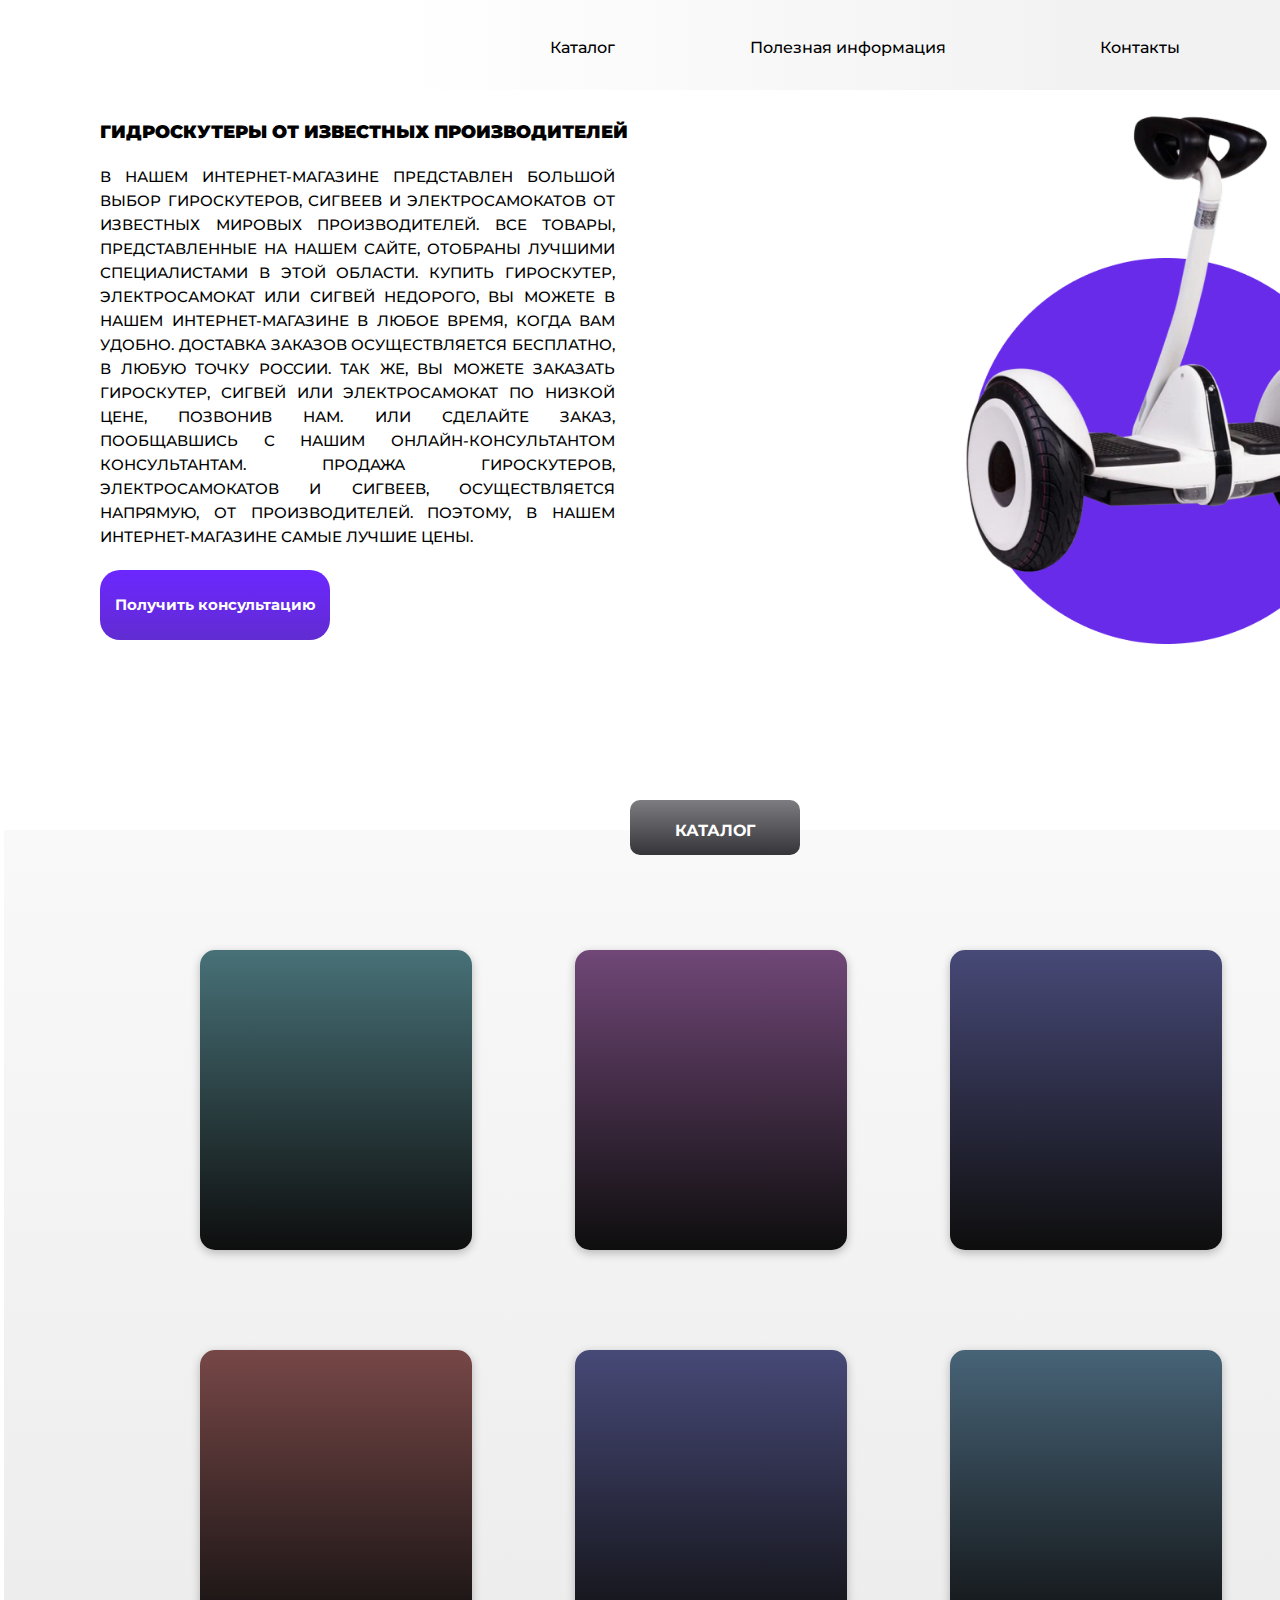
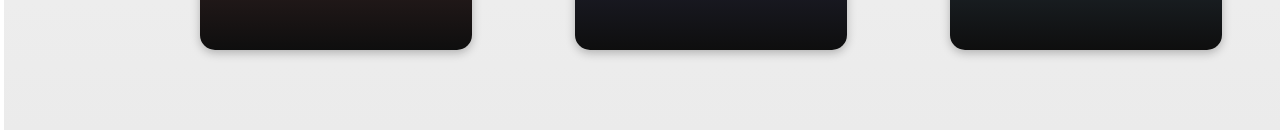
<file: main.html>
<!DOCTYPE html>
<html lang="en">
<head>
    <meta charset="UTF-8">
    <meta http-equiv="X-UA-Compatible" content="IE=edge">
    <meta name="viewport" content="width=device-width, initial-scale=1.0">
    <link rel="stylesheet" href="style.css">
    <title>Гидроскутер</title>
    <div class="header">
        <p class="catalog">Каталог</p>
        <p class="info">Полезная информация</p>
        <p class="message">Контакты</p>
        <p class="number">+7 923 398 9013</p>
    </div>
</head>
<body>
    <p class="head">Гидроскутеры от известных производителей</p>
    <p class="block">В нашем интернет-магазине представлен большой выбор гироскутеров, сигвеев и электросамокатов от известных мировых производителей. 
        Все товары, представленные на нашем сайте, отобраны лучшими специалистами в этой области. Купить гироскутер, электросамокат или сигвей недорого, 
        Вы можете в нашем интернет-магазине в любое время, когда Вам удобно. Доставка заказов осуществляется бесплатно, в любую точку России. 
        Так же, вы можете заказать гироскутер, сигвей или электросамокат по низкой цене, позвонив нам. 
        Или сделайте заказ, пообщавшись с нашим онлайн-консультантом консультантам. 
        Продажа гироскутеров, электросамокатов и сигвеев, осуществляется напрямую, от производителей. 
        Поэтому, в нашем интернет-магазине самые лучшие цены. </p>

        <button class="clickbtn">Получить консультацию</button>

        <img class="gidro" src="img/gidro.png" alt="gidro" style="position: absolute;">

        <div class="tovarz">
        </div>

        <div class="tovar">
            <p>Каталог</p>
        </div>

        <div class="cart">
        </div>

        <div class="cart1">
        </div>

        <div class="cart2">
        </div>

        <div class="cart3">
        </div>

        <div class="cart4">
        </div>

        <div class="cart5">
        </div>
</body>
</html>
</file>
<file: style.css>
@import url('https://fonts.googleapis.com/css2?family=Montserrat:ital,wght@0,400;0,500;0,600;1,500&display=swap');

.catalog {
    position: absolute;
    width: 83px;
    height: 24px;
    left: 550px;
    top: 20px;

    font-family: 'Montserrat';
    font-style: normal;
    font-weight: 500;
    font-size: 16px;
    line-height: 24px;
    text-align: justify;
}

.info {
    position: absolute;
    width: 247px;
    height: 24px;
    left: 750px;
    top: 20px;

    font-family: 'Montserrat';
    font-style: normal;
    font-weight: 500;
    font-size: 16px;
    line-height: 24px;
    text-align: justify;
}

.message {
    position: absolute;
    width: 100px;
    height: 24px;
    left: 1100px;
    top: 20px;

    font-family: 'Montserrat';
    font-style: normal;
    font-weight: 500;
    font-size: 16px;
    line-height: 24px;
    text-align: justify;
}

.number {
    position: absolute;
    width: 159px;
    height: 24px;
    left: 1300px;
    top: 20px;

    font-family: 'Montserrat';
    font-style: normal;
    font-weight: 600;
    font-size: 16px;
    line-height: 24px;
    text-align: justify;
}

.header {
    position: absolute;
    width: 1487px;
    height: 90px;
    left: 0px;
    top: 0px;

    background: linear-gradient(270deg, #F2F2F2 26.51%, #FFFFFF 73.28%);
}

.head {
    position: absolute;
    width: 692px;
    height: 29px;
    left: 100px;
    top: 100px;

    font-family: 'Montserrat';
    font-style: normal;
    font-weight: 900;
    font-size: 18px;
    line-height: 29px;
    text-align: justify;
    text-transform: uppercase;
}

.block {
    position: absolute;
    width: 515px;
    height: 356px;
    left: 100px;
    top: 150px;

    font-family: 'Montserrat';
    font-style: normal;
    font-weight: 500;
    font-size: 15px;
    line-height: 24px;
    text-align: justify;
    text-transform: uppercase;
}

.clickbtn { 
    position: absolute;
    width: 230px;
    height: 70px;
    left: 100px;
    top: 570px;
    background: linear-gradient(180deg, #6C27FF 0%, #612CD1 100%);
    border: none;
    border-radius: 20px;

    font-family: 'Montserrat';
    font-style: normal;
    font-weight: 700;
    font-size: 15px;
    line-height: 24px;
    text-align: center;
    color: #FFFFFF;
    

}


.gidro {
    position: absolute;
    width: 436px;
    height: 534px;
    left: 960px;
    top: 110px;
}

.tovar {
    position: absolute;
    width: 170px;
    height: 55px;
    left: 630px;
    top: 800px;
    background: linear-gradient(180deg, #7D7C81 0%, #353438 100%);
    border-radius: 10px;

    font-family: 'Montserrat';
    font-style: normal;
    font-weight: 700;
    font-size: 16px;
    line-height: 29px;
    text-align: center;
    text-transform: uppercase;

    color: #FFFFFF;
}

.tovarz {
    position: absolute;
    width: 1480px;
    height: 900px;
    left: 4px;
    top: 830px;

    background: linear-gradient(180deg, #F9F9F9 0%, #EBEBEB 100%);
}

.cart {
    position: absolute;
    width: 272px;
    height: 300px;
    left: 200px;
    top: 950px;
    background: linear-gradient(180deg, #477177 0%, #0E0E0E 100%);
    box-shadow: 0px 3px 10px rgba(0, 0, 0, 0.25);
    border-radius: 15px;
}

.cart1 {
    position: absolute;
    width: 272px;
    height: 300px;
    left: 575px;
    top: 950px;

    background: linear-gradient(180deg, #704777 0%, #0E0E0E 100%);
    box-shadow: 0px 3px 10px rgba(0, 0, 0, 0.25);
    border-radius: 15px;
}

.cart2 {
    position: absolute;
    width: 272px;
    height: 300px;
    left: 950px;
    top: 950px;

    background: linear-gradient(180deg, #474977 0%, #0E0E0E 100%);
    box-shadow: 0px 3px 10px rgba(0, 0, 0, 0.25);
    border-radius: 15px;
}

.cart3 {
    position: absolute;
    width: 272px;
    height: 300px;
    left: 200px;
    top: 1350px;

    background: linear-gradient(180deg, #774747 0%, #0E0E0E 100%);
    box-shadow: 0px 3px 10px rgba(0, 0, 0, 0.25);
    border-radius: 15px;
}

.cart4 {
    position: absolute;
    width: 272px;
    height: 300px;
    left: 575px;
    top: 1350px;

    background: linear-gradient(180deg, #474977 0%, #0E0E0E 100%);
    box-shadow: 0px 3px 10px rgba(0, 0, 0, 0.25);
    border-radius: 15px;
}

.cart5 {
    position: absolute;
    width: 272px;
    height: 300px;
    left: 950px;
    top: 1350px;

    background: linear-gradient(180deg, #476377 0%, #0E0E0E 100%);
    box-shadow: 0px 3px 10px rgba(0, 0, 0, 0.25);
    border-radius: 15px;
}
</file>
